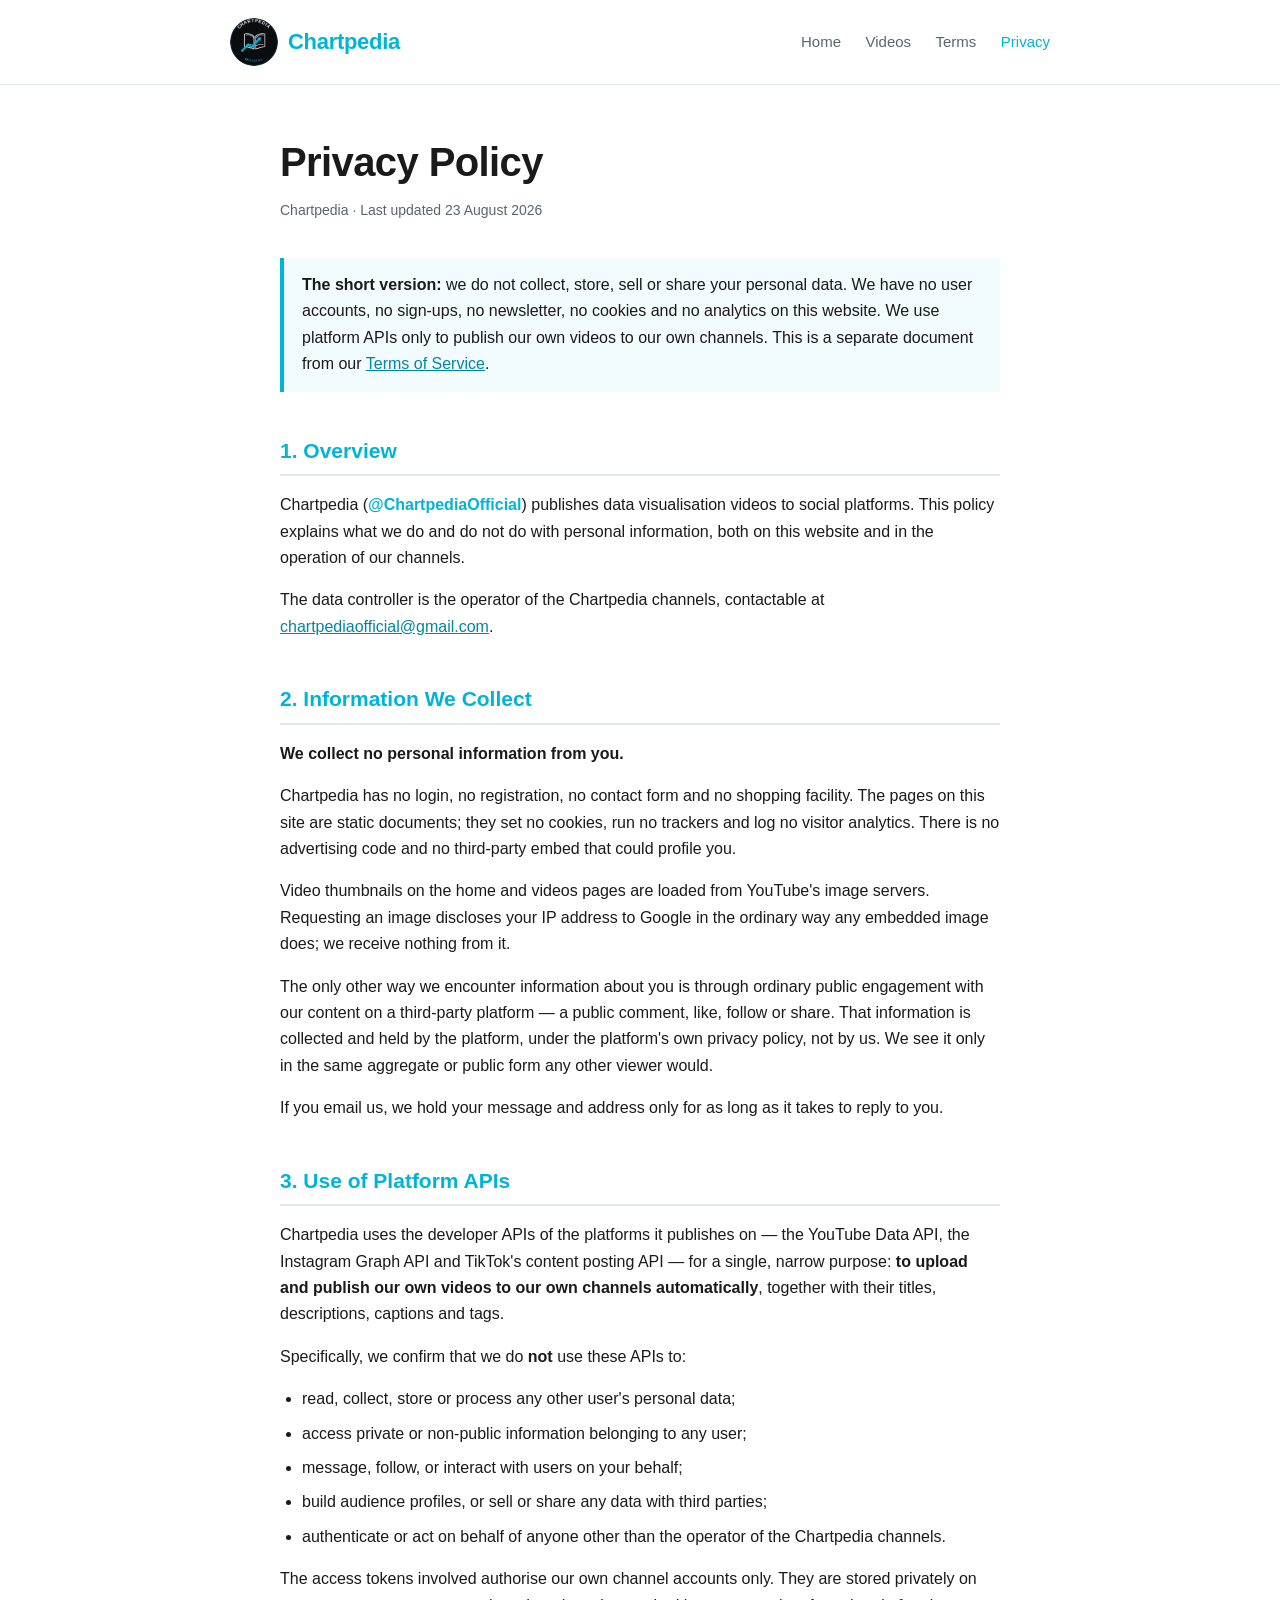
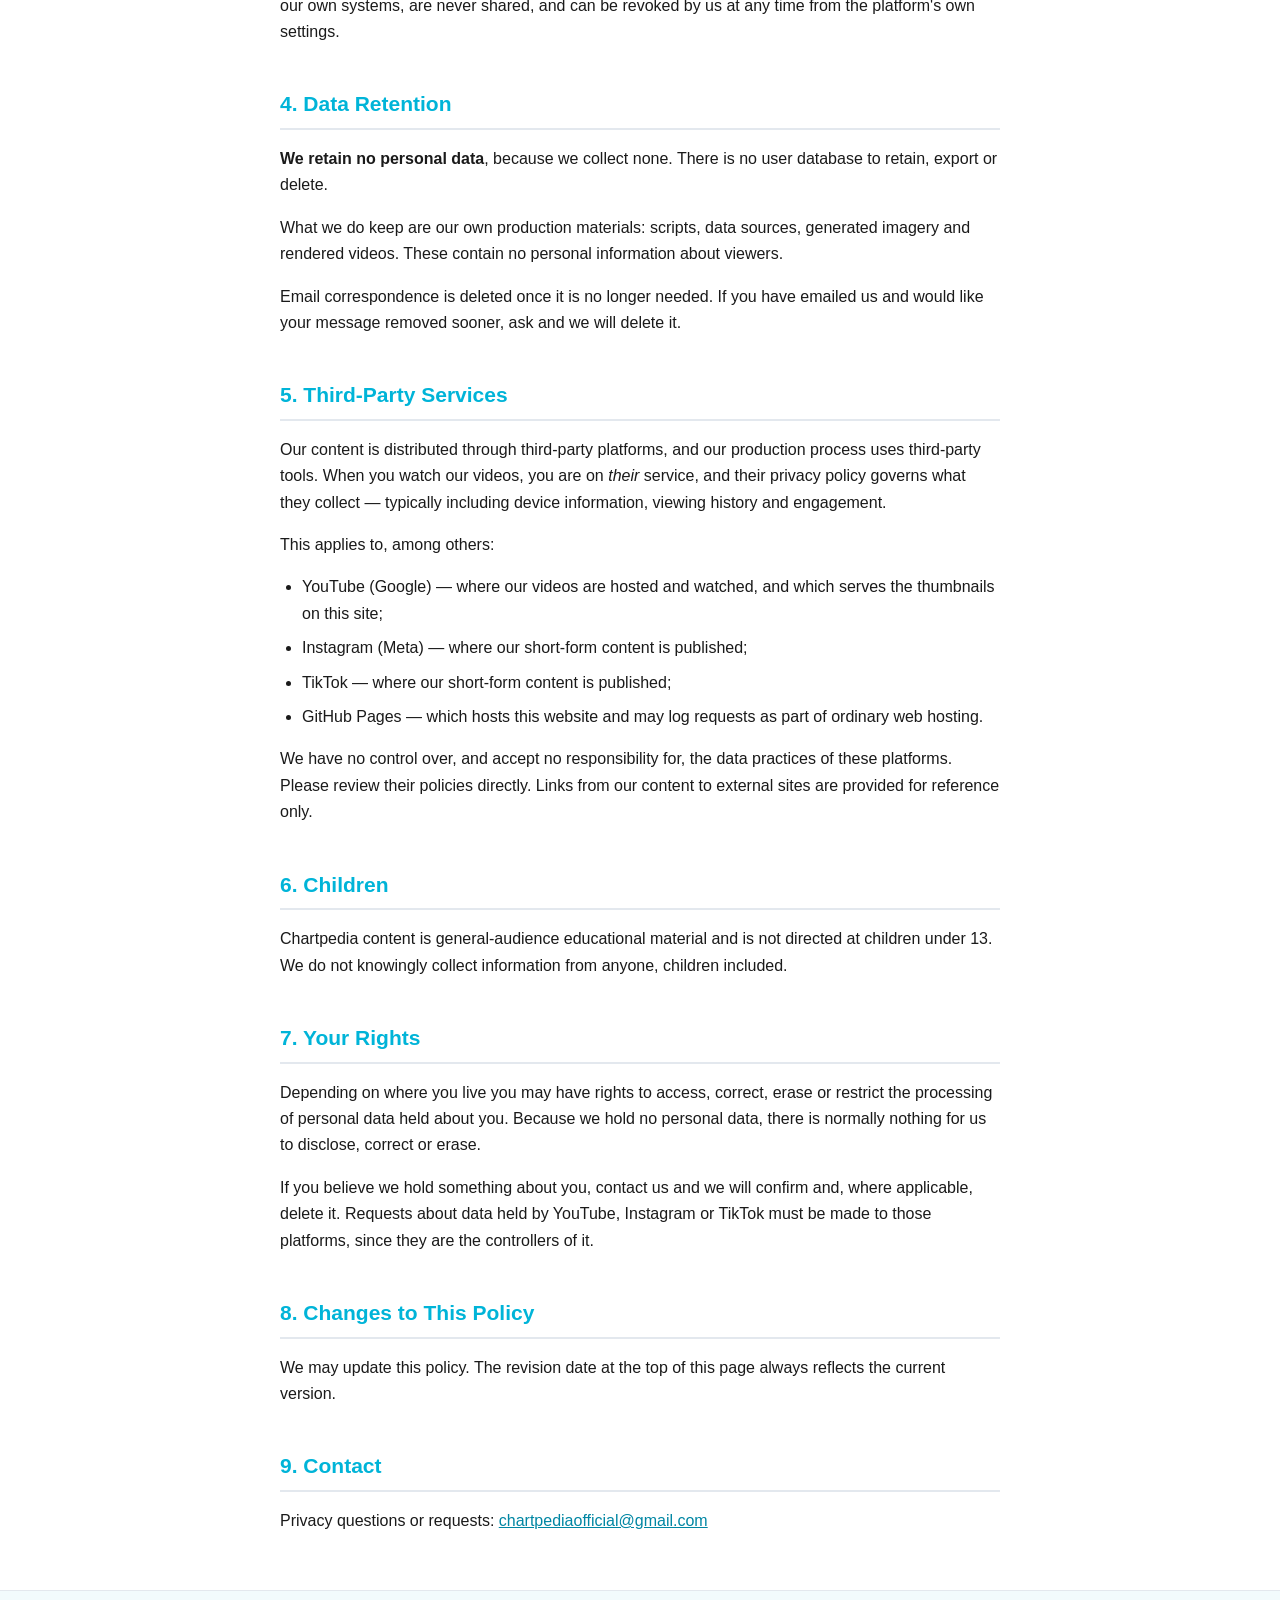
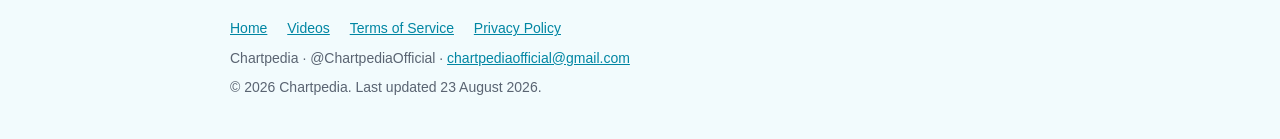
<file: privacy-policy.html>
<!doctype html>
<html lang="en">
<head>
<meta charset="utf-8">
<meta name="viewport" content="width=device-width, initial-scale=1">
<title>Privacy Policy — Chartpedia</title>
<meta name="description" content="Chartpedia Privacy Policy: what we collect (nothing), how platform APIs are used, retention, and your rights.">
<link rel="canonical" href="https://mlamoum.github.io/chartpedia-legal/privacy-policy">
<link rel="stylesheet" href="style.css">
<link rel="icon" href="favicon.ico" sizes="any">
<link rel="icon" type="image/png" sizes="32x32" href="favicon-32x32.png">
<link rel="icon" type="image/png" sizes="16x16" href="favicon-16x16.png">
<link rel="apple-touch-icon" sizes="180x180" href="apple-touch-icon.png">
</head>
<body>

<header class="site-head">
  <div class="wrap">
    <a class="logo" href="index.html"><img class="logo-mark" src="assets/chartpedia-logo-512.png" width="48" height="48" alt="Chartpedia"><span>Chartpedia</span></a>
    <nav>
      <a href="index.html">Home</a>
      <a href="videos.html">Videos</a>
      <a href="terms-of-service">Terms</a>
      <a href="privacy-policy" aria-current="page">Privacy</a>
    </nav>
  </div>
</header>

<main>
<div class="wrap wrap--narrow">

  <section class="hero">
    <h1>Privacy Policy</h1>
    <p class="updated">Chartpedia · Last updated 23 August 2026</p>
  </section>

  <div class="callout">
    <strong>The short version:</strong> we do not collect, store, sell or share
    your personal data. We have no user accounts, no sign-ups, no newsletter, no
    cookies and no analytics on this website. We use platform APIs only to
    publish our own videos to our own channels. This is a separate document from
    our <a href="terms-of-service">Terms of Service</a>.
  </div>

  <h2 id="overview">1. Overview</h2>
  <p>
    Chartpedia (<span class="brand">@ChartpediaOfficial</span>) publishes data
    visualisation videos to social platforms. This policy explains what we do and
    do not do with personal information, both on this website and in the
    operation of our channels.
  </p>
  <p>
    The data controller is the operator of the Chartpedia channels, contactable
    at
    <a href="mailto:chartpediaofficial@gmail.com">chartpediaofficial@gmail.com</a>.
  </p>

  <h2 id="collect">2. Information We Collect</h2>
  <p><strong>We collect no personal information from you.</strong></p>
  <p>
    Chartpedia has no login, no registration, no contact form and no shopping
    facility. The pages on this site are static documents; they set no cookies,
    run no trackers and log no visitor analytics. There is no advertising code
    and no third-party embed that could profile you.
  </p>
  <p>
    Video thumbnails on the home and videos pages are loaded from YouTube's image
    servers. Requesting an image discloses your IP address to Google in the
    ordinary way any embedded image does; we receive nothing from it.
  </p>
  <p>
    The only other way we encounter information about you is through ordinary
    public engagement with our content on a third-party platform — a public
    comment, like, follow or share. That information is collected and held by the
    platform, under the platform's own privacy policy, not by us. We see it only
    in the same aggregate or public form any other viewer would.
  </p>
  <p>
    If you email us, we hold your message and address only for as long as it
    takes to reply to you.
  </p>

  <h2 id="apis">3. Use of Platform APIs</h2>
  <p>
    Chartpedia uses the developer APIs of the platforms it publishes on — the
    YouTube Data API, the Instagram Graph API and TikTok's content posting API —
    for a single, narrow purpose: <strong>to upload and publish our own videos to
    our own channels automatically</strong>, together with their titles,
    descriptions, captions and tags.
  </p>
  <p>Specifically, we confirm that we do <strong>not</strong> use these APIs to:</p>
  <ul>
    <li>read, collect, store or process any other user's personal data;</li>
    <li>access private or non-public information belonging to any user;</li>
    <li>message, follow, or interact with users on your behalf;</li>
    <li>build audience profiles, or sell or share any data with third parties;</li>
    <li>authenticate or act on behalf of anyone other than the operator of the
        Chartpedia channels.</li>
  </ul>
  <p>
    The access tokens involved authorise our own channel accounts only. They are
    stored privately on our own systems, are never shared, and can be revoked by
    us at any time from the platform's own settings.
  </p>

  <h2 id="retention">4. Data Retention</h2>
  <p>
    <strong>We retain no personal data</strong>, because we collect none. There is
    no user database to retain, export or delete.
  </p>
  <p>
    What we do keep are our own production materials: scripts, data sources,
    generated imagery and rendered videos. These contain no personal information
    about viewers.
  </p>
  <p>
    Email correspondence is deleted once it is no longer needed. If you have
    emailed us and would like your message removed sooner, ask and we will delete
    it.
  </p>

  <h2 id="thirdparty">5. Third-Party Services</h2>
  <p>
    Our content is distributed through third-party platforms, and our production
    process uses third-party tools. When you watch our videos, you are on
    <em>their</em> service, and their privacy policy governs what they collect —
    typically including device information, viewing history and engagement.
  </p>
  <p>This applies to, among others:</p>
  <ul>
    <li>YouTube (Google) — where our videos are hosted and watched, and which
        serves the thumbnails on this site;</li>
    <li>Instagram (Meta) — where our short-form content is published;</li>
    <li>TikTok — where our short-form content is published;</li>
    <li>GitHub Pages — which hosts this website and may log requests as part of
        ordinary web hosting.</li>
  </ul>
  <p>
    We have no control over, and accept no responsibility for, the data practices
    of these platforms. Please review their policies directly. Links from our
    content to external sites are provided for reference only.
  </p>

  <h2 id="children">6. Children</h2>
  <p>
    Chartpedia content is general-audience educational material and is not
    directed at children under 13. We do not knowingly collect information from
    anyone, children included.
  </p>

  <h2 id="rights">7. Your Rights</h2>
  <p>
    Depending on where you live you may have rights to access, correct, erase or
    restrict the processing of personal data held about you. Because we hold no
    personal data, there is normally nothing for us to disclose, correct or
    erase.
  </p>
  <p>
    If you believe we hold something about you, contact us and we will confirm
    and, where applicable, delete it. Requests about data held by YouTube,
    Instagram or TikTok must be made to those platforms, since they are the
    controllers of it.
  </p>

  <h2 id="changes">8. Changes to This Policy</h2>
  <p>
    We may update this policy. The revision date at the top of this page always
    reflects the current version.
  </p>

  <h2 id="contact">9. Contact</h2>
  <p>
    Privacy questions or requests:
    <a href="mailto:chartpediaofficial@gmail.com">chartpediaofficial@gmail.com</a>
  </p>

</div>
</main>

<footer class="site-foot">
  <div class="wrap">
    <p class="links">
      <a href="index.html">Home</a>
      <a href="videos.html">Videos</a>
      <a href="terms-of-service">Terms of Service</a>
      <a href="privacy-policy">Privacy Policy</a>
    </p>
    <p>Chartpedia · @ChartpediaOfficial · <a href="mailto:chartpediaofficial@gmail.com">chartpediaofficial@gmail.com</a></p>
    <p>© 2026 Chartpedia. Last updated 23 August 2026.</p>
  </div>
</footer>

</body>
</html>
</file>
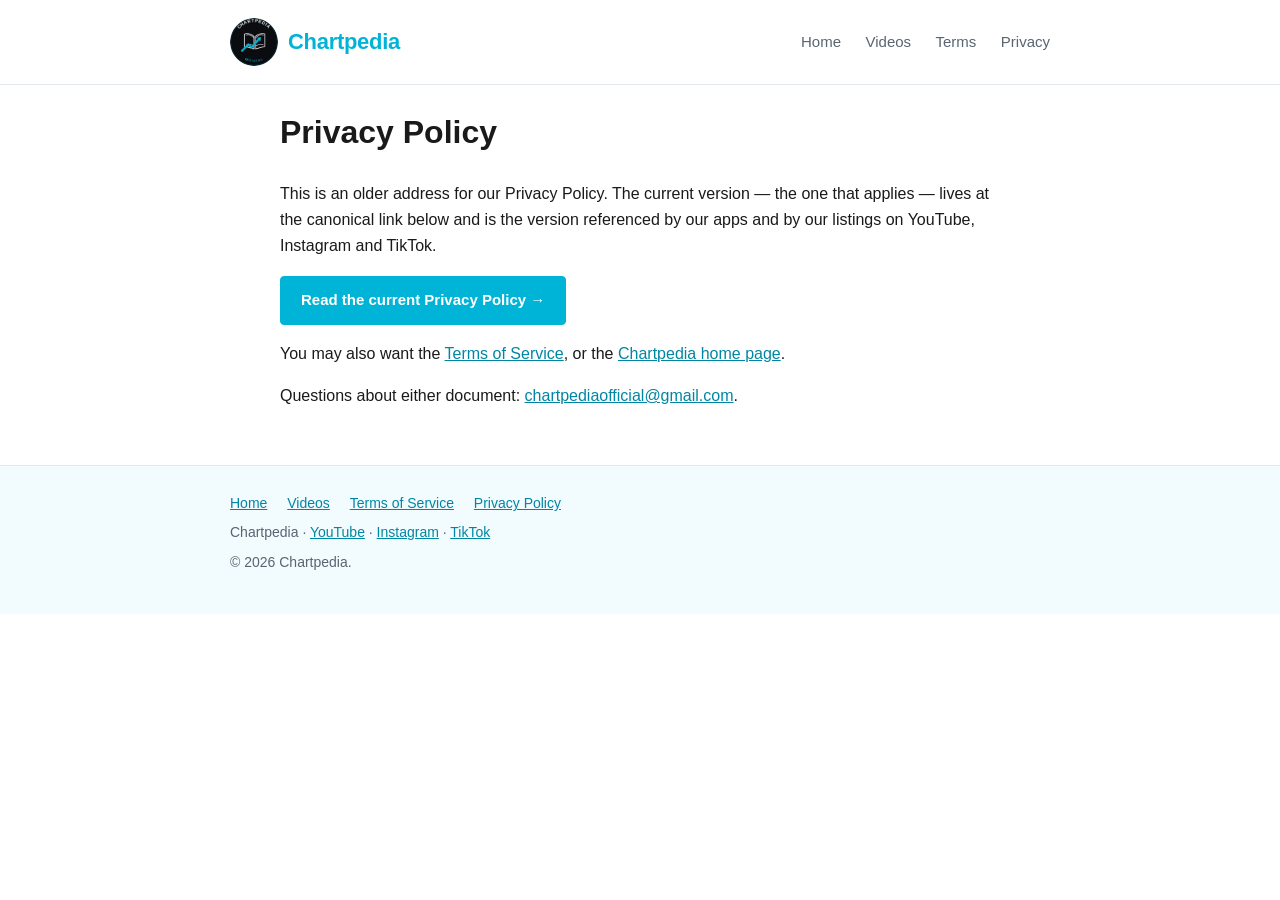
<file: privacy.html>
<!doctype html>
<!--
  A POINTER, NOT A POLICY.

  This address used to carry a full 14 August 2026 privacy policy that had been
  superseded by the 23 August one at /privacy-policy, which meant two different
  versions of the same document were live on the same site at once. It is kept
  as a 200 so that any link already published against this URL still resolves.

  (Its sibling terms.html carries the same shape for a stronger reason: that one
  is the registered OAuth redirect URI for the Instagram and TikTok apps and
  must never redirect.)
-->
<html lang="en">
<head>
<meta charset="utf-8">
<meta name="viewport" content="width=device-width, initial-scale=1">
<title>Privacy Policy — Chartpedia</title>
<meta name="robots" content="noindex,follow">
<link rel="canonical" href="https://mlamoum.github.io/chartpedia-legal/privacy-policy">
<link rel="stylesheet" href="style.css">
<link rel="icon" href="favicon.ico" sizes="any">
<link rel="icon" type="image/png" sizes="32x32" href="favicon-32x32.png">
<link rel="icon" type="image/png" sizes="16x16" href="favicon-16x16.png">
<link rel="apple-touch-icon" sizes="180x180" href="apple-touch-icon.png">
</head>
<body>

<header class="site-head">
  <div class="wrap">
    <a class="logo" href="./"><img class="logo-mark" src="assets/chartpedia-logo-512.png" width="48" height="48" alt="Chartpedia"><span>Chartpedia</span></a>
    <nav>
      <a href="./">Home</a>
      <a href="videos.html">Videos</a>
      <a href="terms-of-service">Terms</a>
      <a href="privacy-policy">Privacy</a>
    </nav>
  </div>
</header>

<main>
<div class="wrap wrap--narrow">
  <h1>Privacy Policy</h1>
  <p class="lede">
    This is an older address for our Privacy Policy. The current version — the one that
    applies — lives at the canonical link below and is the version referenced by
    our apps and by our listings on YouTube, Instagram and TikTok.
  </p>
  <p class="btn-row">
    <a class="btn btn--solid" href="https://mlamoum.github.io/chartpedia-legal/privacy-policy">Read the current Privacy Policy &rarr;</a>
  </p>
  <p>
    You may also want the <a href="terms-of-service">Terms of Service</a>, or the
    <a href="./">Chartpedia home page</a>.
  </p>
  <p>
    Questions about either document:
    <a href="mailto:chartpediaofficial@gmail.com">chartpediaofficial@gmail.com</a>.
  </p>
</div>
</main>

<footer class="site-foot">
  <div class="wrap">
    <p class="links">
      <a href="./">Home</a>
      <a href="videos.html">Videos</a>
      <a href="terms-of-service">Terms of Service</a>
      <a href="privacy-policy">Privacy Policy</a>
    </p>
    <p>Chartpedia · <a href="https://www.youtube.com/@ChartpediaOfficial">YouTube</a> · <a href="https://www.instagram.com/chartpediaofficial/">Instagram</a> · <a href="https://www.tiktok.com/@chartpediaofficial">TikTok</a></p>
    <p>&copy; 2026 Chartpedia.</p>
  </div>
</footer>

</body>
</html>
</file>
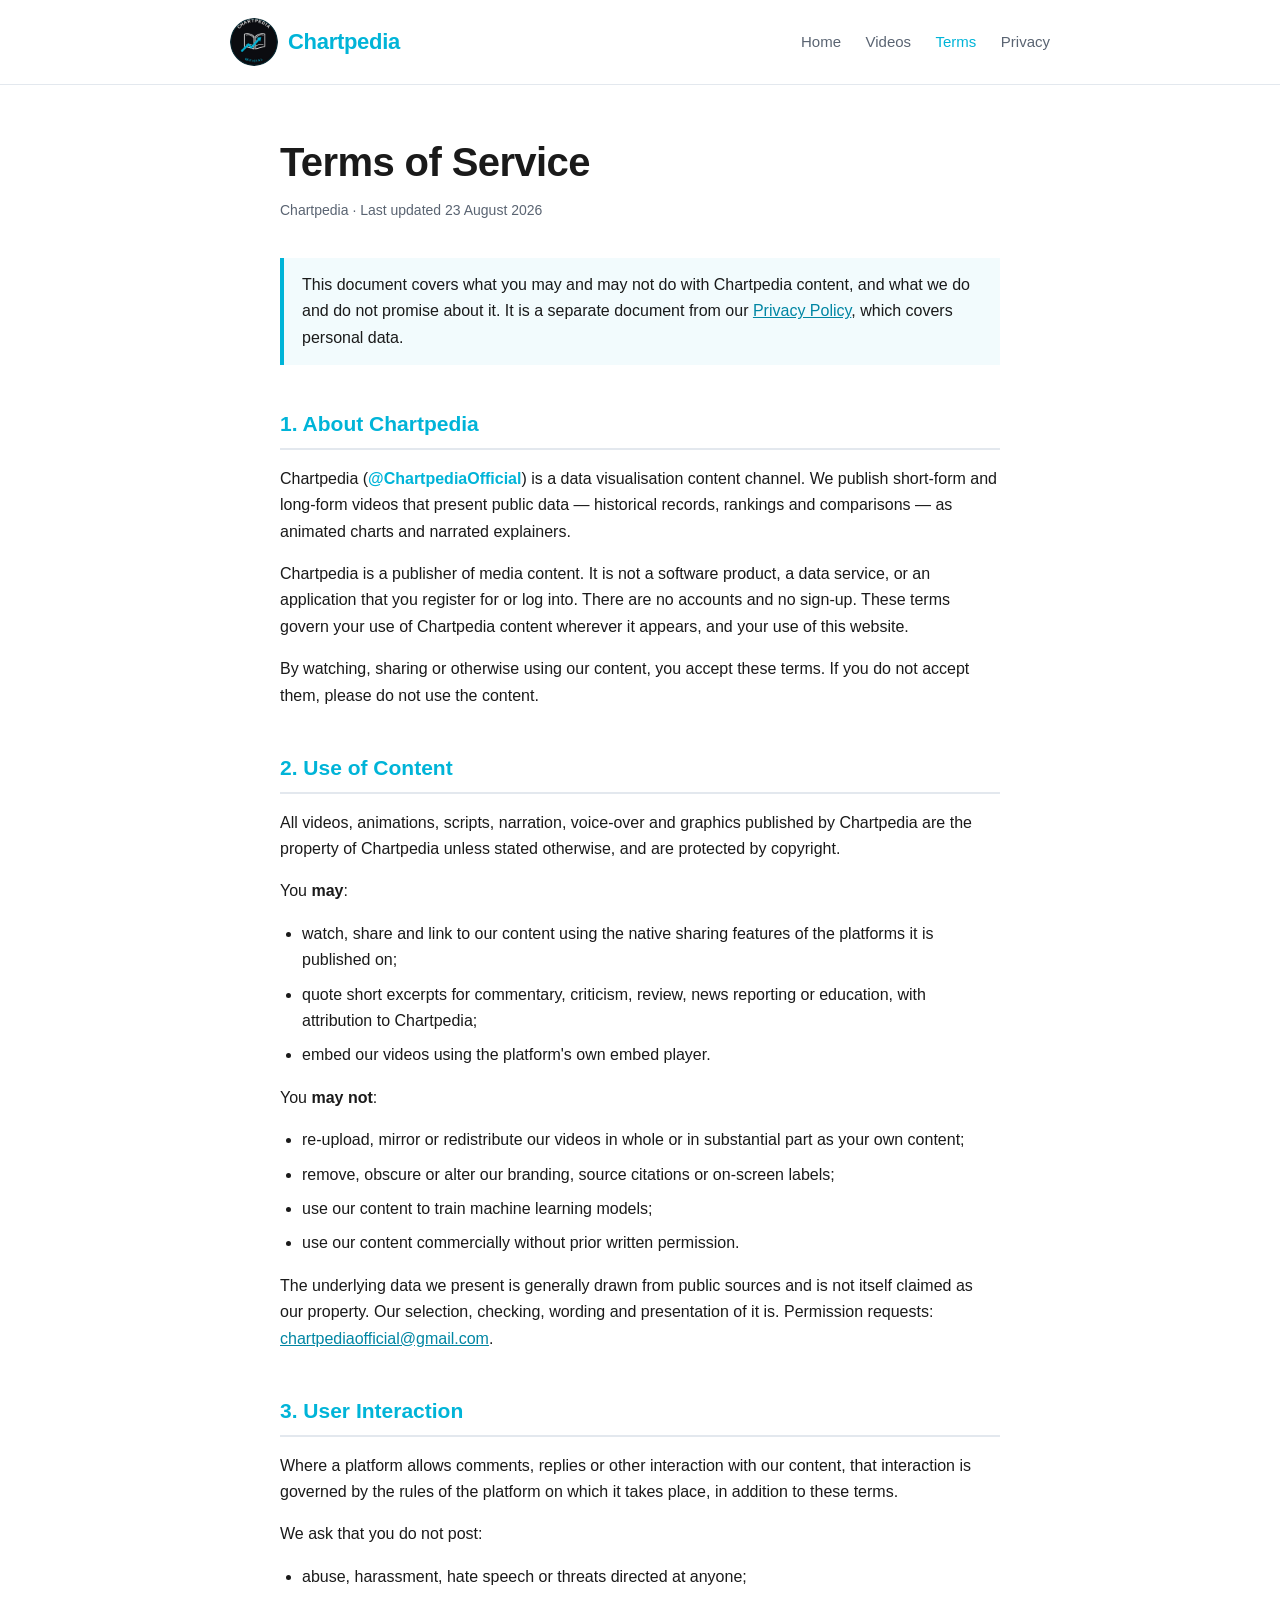
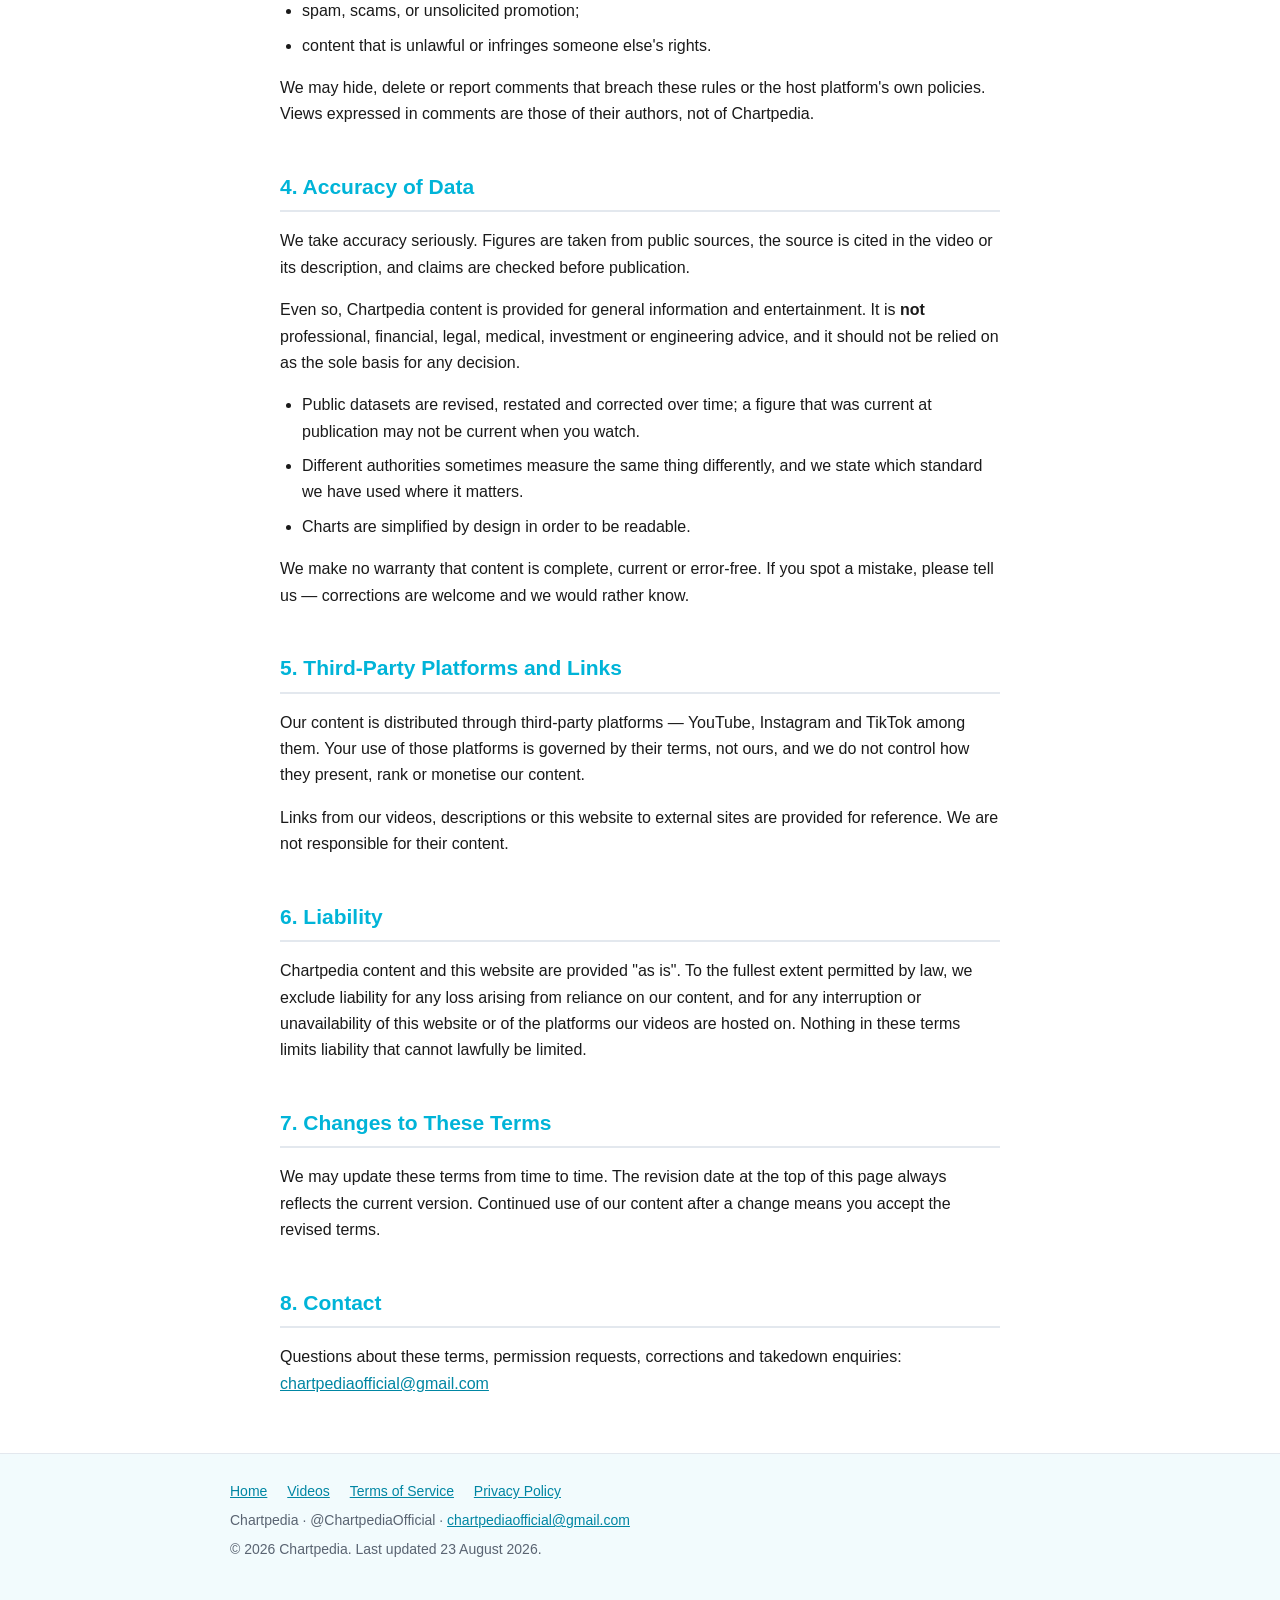
<file: terms-of-service.html>
<!doctype html>
<html lang="en">
<head>
<meta charset="utf-8">
<meta name="viewport" content="width=device-width, initial-scale=1">
<title>Terms of Service — Chartpedia</title>
<meta name="description" content="Chartpedia Terms of Service: use of content, user interaction, accuracy of data, and liability.">
<link rel="canonical" href="https://mlamoum.github.io/chartpedia-legal/terms-of-service">
<link rel="stylesheet" href="style.css">
<link rel="icon" href="favicon.ico" sizes="any">
<link rel="icon" type="image/png" sizes="32x32" href="favicon-32x32.png">
<link rel="icon" type="image/png" sizes="16x16" href="favicon-16x16.png">
<link rel="apple-touch-icon" sizes="180x180" href="apple-touch-icon.png">
</head>
<body>

<header class="site-head">
  <div class="wrap">
    <a class="logo" href="index.html"><img class="logo-mark" src="assets/chartpedia-logo-512.png" width="48" height="48" alt="Chartpedia"><span>Chartpedia</span></a>
    <nav>
      <a href="index.html">Home</a>
      <a href="videos.html">Videos</a>
      <a href="terms-of-service" aria-current="page">Terms</a>
      <a href="privacy-policy">Privacy</a>
    </nav>
  </div>
</header>

<main>
<div class="wrap wrap--narrow">

  <section class="hero">
    <h1>Terms of Service</h1>
    <p class="updated">Chartpedia · Last updated 23 August 2026</p>
  </section>

  <div class="callout">
    This document covers what you may and may not do with Chartpedia content, and
    what we do and do not promise about it. It is a separate document from our
    <a href="privacy-policy">Privacy Policy</a>, which covers personal data.
  </div>

  <h2 id="about">1. About Chartpedia</h2>
  <p>
    Chartpedia (<span class="brand">@ChartpediaOfficial</span>) is a data
    visualisation content channel. We publish short-form and long-form videos
    that present public data — historical records, rankings and comparisons — as
    animated charts and narrated explainers.
  </p>
  <p>
    Chartpedia is a publisher of media content. It is not a software product, a
    data service, or an application that you register for or log into. There are
    no accounts and no sign-up. These terms govern your use of Chartpedia content
    wherever it appears, and your use of this website.
  </p>
  <p>
    By watching, sharing or otherwise using our content, you accept these terms.
    If you do not accept them, please do not use the content.
  </p>

  <h2 id="content">2. Use of Content</h2>
  <p>
    All videos, animations, scripts, narration, voice-over and graphics published
    by Chartpedia are the property of Chartpedia unless stated otherwise, and are
    protected by copyright.
  </p>
  <p>You <strong>may</strong>:</p>
  <ul>
    <li>watch, share and link to our content using the native sharing features of
        the platforms it is published on;</li>
    <li>quote short excerpts for commentary, criticism, review, news reporting or
        education, with attribution to Chartpedia;</li>
    <li>embed our videos using the platform's own embed player.</li>
  </ul>
  <p>You <strong>may not</strong>:</p>
  <ul>
    <li>re-upload, mirror or redistribute our videos in whole or in substantial
        part as your own content;</li>
    <li>remove, obscure or alter our branding, source citations or on-screen
        labels;</li>
    <li>use our content to train machine learning models;</li>
    <li>use our content commercially without prior written permission.</li>
  </ul>
  <p>
    The underlying data we present is generally drawn from public sources and is
    not itself claimed as our property. Our selection, checking, wording and
    presentation of it is. Permission requests:
    <a href="mailto:chartpediaofficial@gmail.com">chartpediaofficial@gmail.com</a>.
  </p>

  <h2 id="interaction">3. User Interaction</h2>
  <p>
    Where a platform allows comments, replies or other interaction with our
    content, that interaction is governed by the rules of the platform on which
    it takes place, in addition to these terms.
  </p>
  <p>We ask that you do not post:</p>
  <ul>
    <li>abuse, harassment, hate speech or threats directed at anyone;</li>
    <li>spam, scams, or unsolicited promotion;</li>
    <li>content that is unlawful or infringes someone else's rights.</li>
  </ul>
  <p>
    We may hide, delete or report comments that breach these rules or the host
    platform's own policies. Views expressed in comments are those of their
    authors, not of Chartpedia.
  </p>

  <h2 id="accuracy">4. Accuracy of Data</h2>
  <p>
    We take accuracy seriously. Figures are taken from public sources, the source
    is cited in the video or its description, and claims are checked before
    publication.
  </p>
  <p>
    Even so, Chartpedia content is provided for general information and
    entertainment. It is <strong>not</strong> professional, financial, legal,
    medical, investment or engineering advice, and it should not be relied on as
    the sole basis for any decision.
  </p>
  <ul>
    <li>Public datasets are revised, restated and corrected over time; a figure
        that was current at publication may not be current when you watch.</li>
    <li>Different authorities sometimes measure the same thing differently, and
        we state which standard we have used where it matters.</li>
    <li>Charts are simplified by design in order to be readable.</li>
  </ul>
  <p>
    We make no warranty that content is complete, current or error-free. If you
    spot a mistake, please tell us — corrections are welcome and we would rather
    know.
  </p>

  <h2 id="thirdparty">5. Third-Party Platforms and Links</h2>
  <p>
    Our content is distributed through third-party platforms — YouTube,
    Instagram and TikTok among them. Your use of those platforms is governed by
    their terms, not ours, and we do not control how they present, rank or
    monetise our content.
  </p>
  <p>
    Links from our videos, descriptions or this website to external sites are
    provided for reference. We are not responsible for their content.
  </p>

  <h2 id="liability">6. Liability</h2>
  <p>
    Chartpedia content and this website are provided "as is". To the fullest
    extent permitted by law, we exclude liability for any loss arising from
    reliance on our content, and for any interruption or unavailability of this
    website or of the platforms our videos are hosted on. Nothing in these terms
    limits liability that cannot lawfully be limited.
  </p>

  <h2 id="changes">7. Changes to These Terms</h2>
  <p>
    We may update these terms from time to time. The revision date at the top of
    this page always reflects the current version. Continued use of our content
    after a change means you accept the revised terms.
  </p>

  <h2 id="contact">8. Contact</h2>
  <p>
    Questions about these terms, permission requests, corrections and takedown
    enquiries:
    <a href="mailto:chartpediaofficial@gmail.com">chartpediaofficial@gmail.com</a>
  </p>

</div>
</main>

<footer class="site-foot">
  <div class="wrap">
    <p class="links">
      <a href="index.html">Home</a>
      <a href="videos.html">Videos</a>
      <a href="terms-of-service">Terms of Service</a>
      <a href="privacy-policy">Privacy Policy</a>
    </p>
    <p>Chartpedia · @ChartpediaOfficial · <a href="mailto:chartpediaofficial@gmail.com">chartpediaofficial@gmail.com</a></p>
    <p>© 2026 Chartpedia. Last updated 23 August 2026.</p>
  </div>
</footer>

</body>
</html>
</file>
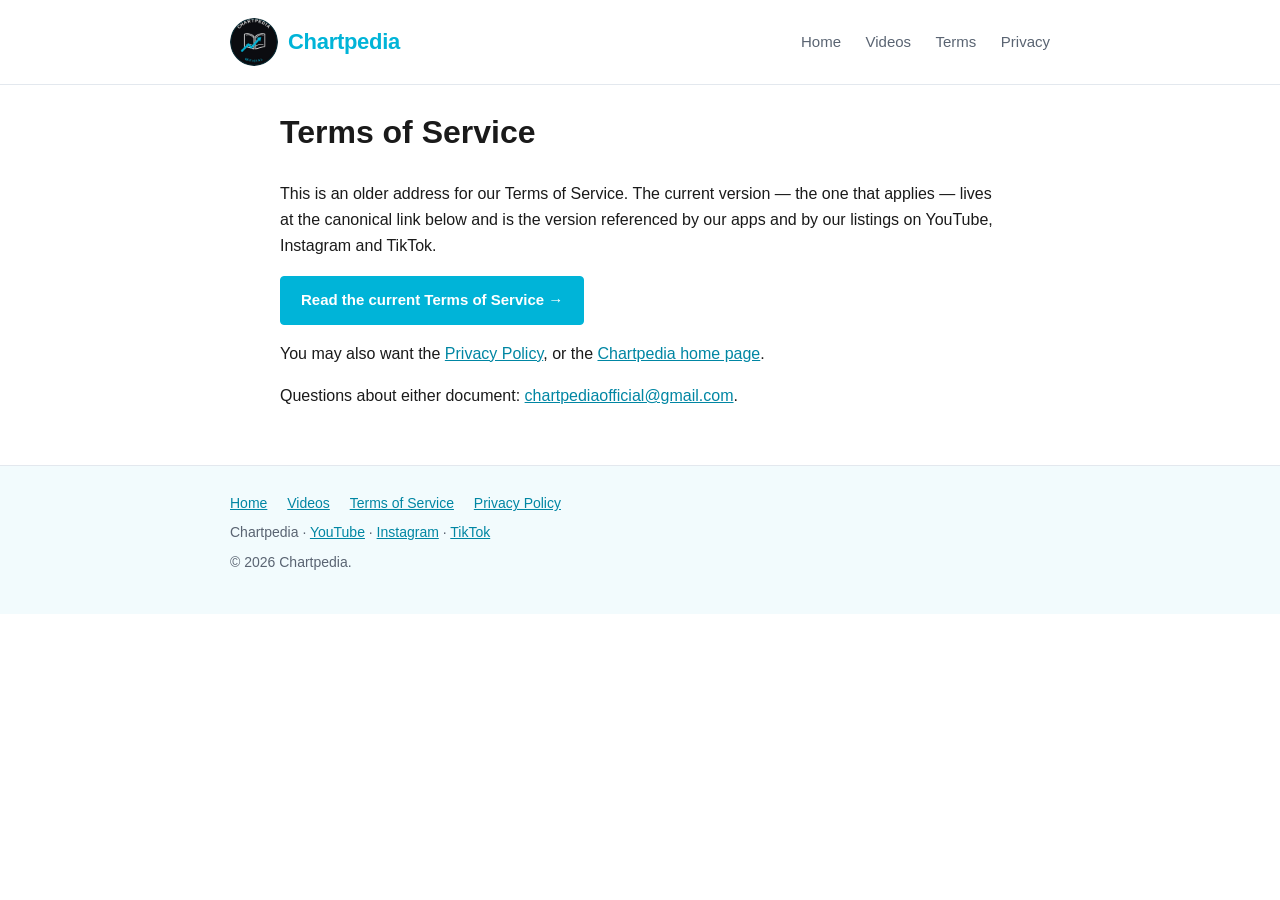
<file: terms.html>
<!doctype html>
<!--
  THIS FILE MUST KEEP RETURNING 200. DO NOT DELETE IT AND DO NOT MAKE IT REDIRECT.

  https://mlamoum.github.io/chartpedia-legal/terms.html is registered as the
  OAuth redirect URI for BOTH the Instagram app (scripts/instagram_auth.py) and
  the TikTok app (scripts/tiktok_auth.py). The consent flow returns the
  authorisation code as a query string on this URL and a human copies it out of
  the address bar. A 3xx redirect or a meta refresh would rewrite that address
  and throw the code away, breaking both logins.

  It is a POINTER, not a policy. It used to carry a full 14 August 2026 policy
  that had been superseded by the 23 August one, which meant two different
  versions of the same document were live on the same site at once.
-->
<html lang="en">
<head>
<meta charset="utf-8">
<meta name="viewport" content="width=device-width, initial-scale=1">
<title>Terms of Service — Chartpedia</title>
<meta name="robots" content="noindex,follow">
<link rel="canonical" href="https://mlamoum.github.io/chartpedia-legal/terms-of-service">
<link rel="stylesheet" href="style.css">
<link rel="icon" href="favicon.ico" sizes="any">
<link rel="icon" type="image/png" sizes="32x32" href="favicon-32x32.png">
<link rel="icon" type="image/png" sizes="16x16" href="favicon-16x16.png">
<link rel="apple-touch-icon" sizes="180x180" href="apple-touch-icon.png">
</head>
<body>

<header class="site-head">
  <div class="wrap">
    <a class="logo" href="./"><img class="logo-mark" src="assets/chartpedia-logo-512.png" width="48" height="48" alt="Chartpedia"><span>Chartpedia</span></a>
    <nav>
      <a href="./">Home</a>
      <a href="videos.html">Videos</a>
      <a href="terms-of-service">Terms</a>
      <a href="privacy-policy">Privacy</a>
    </nav>
  </div>
</header>

<main>
<div class="wrap wrap--narrow">
  <h1>Terms of Service</h1>
  <p class="lede">
    This is an older address for our Terms of Service. The current version — the one that
    applies — lives at the canonical link below and is the version referenced by
    our apps and by our listings on YouTube, Instagram and TikTok.
  </p>
  <p class="btn-row">
    <a class="btn btn--solid" href="https://mlamoum.github.io/chartpedia-legal/terms-of-service">Read the current Terms of Service &rarr;</a>
  </p>
  <p>
    You may also want the <a href="privacy-policy">Privacy Policy</a>, or the
    <a href="./">Chartpedia home page</a>.
  </p>
  <p>
    Questions about either document:
    <a href="mailto:chartpediaofficial@gmail.com">chartpediaofficial@gmail.com</a>.
  </p>
</div>
</main>

<footer class="site-foot">
  <div class="wrap">
    <p class="links">
      <a href="./">Home</a>
      <a href="videos.html">Videos</a>
      <a href="terms-of-service">Terms of Service</a>
      <a href="privacy-policy">Privacy Policy</a>
    </p>
    <p>Chartpedia · <a href="https://www.youtube.com/@ChartpediaOfficial">YouTube</a> · <a href="https://www.instagram.com/chartpediaofficial/">Instagram</a> · <a href="https://www.tiktok.com/@chartpediaofficial">TikTok</a></p>
    <p>&copy; 2026 Chartpedia.</p>
  </div>
</footer>

</body>
</html>
</file>
<file: style.css>
/* Chartpedia — shared site styles. No build step, no external dependencies. */
:root {
  --accent: #00B4D8;
  --accent-dark: #0086a3;
  --ink: #1a1a1a;
  --muted: #5a6472;
  --rule: #e3e8ee;
  --tint: #f2fbfd;
  --page: #ffffff;
}
* { box-sizing: border-box; }
html { -webkit-text-size-adjust: 100%; }
body {
  font-family: -apple-system, BlinkMacSystemFont, "Segoe UI", Arial, Helvetica, sans-serif;
  color: var(--ink);
  background: var(--page);
  line-height: 1.65;
  margin: 0;
  padding: 0;
}
.wrap { max-width: 860px; margin: 0 auto; padding: 0 20px; }
.wrap--narrow { max-width: 760px; }

/* ---- header / nav ---- */
.site-head {
  border-bottom: 1px solid var(--rule);
  background: var(--page);
}
.site-head .wrap {
  display: flex;
  flex-wrap: wrap;
  align-items: center;
  gap: 6px 26px;
  padding-top: 18px;
  padding-bottom: 18px;
}
.logo {
  font-size: 22px;
  font-weight: bold;
  color: var(--accent);
  text-decoration: none;
  letter-spacing: -0.3px;
  margin-right: auto;
  display: inline-flex;
  align-items: center;
  gap: 10px;
}
/* The Chartpedia app icon. Must stay pixel-identical to the icon submitted in
   TikTok Basic Info and shown on the @chartpediaofficial profile — TikTok app
   review rejects the site when the two differ. Source: assets/app-icon.png. */
.logo-mark {
  width: 48px;
  height: 48px;
  display: block;
  border-radius: 50%;
}
.site-head nav a {
  color: var(--muted);
  text-decoration: none;
  font-size: 15px;
}
.site-head nav a + a { margin-left: 20px; }
.site-head nav a:hover, .site-head nav a[aria-current="page"] { color: var(--accent); }

/* ---- hero ---- */
.hero { padding: 54px 0 10px; }
.hero h1 {
  font-size: 40px;
  line-height: 1.15;
  margin: 0 0 14px;
  letter-spacing: -0.6px;
}
.hero p.lede { font-size: 19px; color: var(--muted); margin: 0 0 26px; max-width: 42em; }

/* ---- generic type ---- */
h2 {
  color: var(--accent);
  font-size: 21px;
  margin: 42px 0 10px;
  padding-bottom: 6px;
  border-bottom: 2px solid var(--rule);
}
h3 { font-size: 17px; margin: 26px 0 6px; }
p, li { font-size: 16px; }
ul { padding-left: 22px; }
li { margin-bottom: 8px; }
a { color: var(--accent-dark); }
.updated { color: var(--muted); font-size: 14px; margin: 0 0 8px; }
.brand { font-weight: bold; color: var(--accent); }
.callout {
  background: var(--tint);
  border-left: 4px solid var(--accent);
  padding: 14px 18px;
  margin: 18px 0;
}

/* ---- buttons ---- */
.btn-row { display: flex; flex-wrap: wrap; gap: 12px; margin: 0 0 8px; }
.btn {
  display: inline-block;
  padding: 11px 20px;
  border-radius: 4px;
  text-decoration: none;
  font-size: 15px;
  font-weight: bold;
  border: 1px solid var(--accent);
  color: var(--accent-dark);
  background: var(--page);
}
.btn--solid { background: var(--accent); color: #fff; }
.btn:hover { background: var(--tint); color: var(--accent-dark); }
.btn--solid:hover { background: var(--accent-dark); color: #fff; border-color: var(--accent-dark); }

/* ---- video grid ---- */
.grid {
  display: grid;
  grid-template-columns: repeat(auto-fill, minmax(240px, 1fr));
  gap: 22px;
  margin: 22px 0 0;
  padding: 0;
  list-style: none;
}
.card {
  border: 1px solid var(--rule);
  border-radius: 5px;
  overflow: hidden;
  display: flex;
  flex-direction: column;
  text-decoration: none;
  color: var(--ink);
  background: var(--page);
}
.card:hover { border-color: var(--accent); background: var(--tint); }
.card img { width: 100%; display: block; aspect-ratio: 16 / 9; object-fit: cover; background: var(--rule); }
.card .body { padding: 12px 14px 14px; }
.card .meta { color: var(--muted); font-size: 13px; margin: 0 0 4px; text-transform: uppercase; letter-spacing: 0.4px; }
.card .title { font-size: 15px; font-weight: bold; margin: 0 0 6px; line-height: 1.35; }
.card .blurb { font-size: 14px; color: var(--muted); margin: 0; }

/* ---- steps ---- */
.steps { counter-reset: step; padding-left: 0; list-style: none; }
.steps li {
  counter-increment: step;
  position: relative;
  padding-left: 42px;
  margin-bottom: 16px;
}
.steps li::before {
  content: counter(step);
  position: absolute;
  left: 0; top: 1px;
  width: 28px; height: 28px;
  border-radius: 50%;
  background: var(--accent);
  color: #fff;
  font-weight: bold;
  font-size: 14px;
  display: flex; align-items: center; justify-content: center;
}

/* ---- footer ---- */
.site-foot {
  margin-top: 56px;
  border-top: 1px solid var(--rule);
  background: var(--tint);
}
.site-foot .wrap { padding-top: 26px; padding-bottom: 34px; }
.site-foot p { color: var(--muted); font-size: 14px; margin: 0 0 6px; }
.site-foot a { color: var(--accent-dark); }
.site-foot .links a + a { margin-left: 16px; }

@media (max-width: 560px) {
  .hero h1 { font-size: 31px; }
  .hero { padding-top: 36px; }
}
</file>
